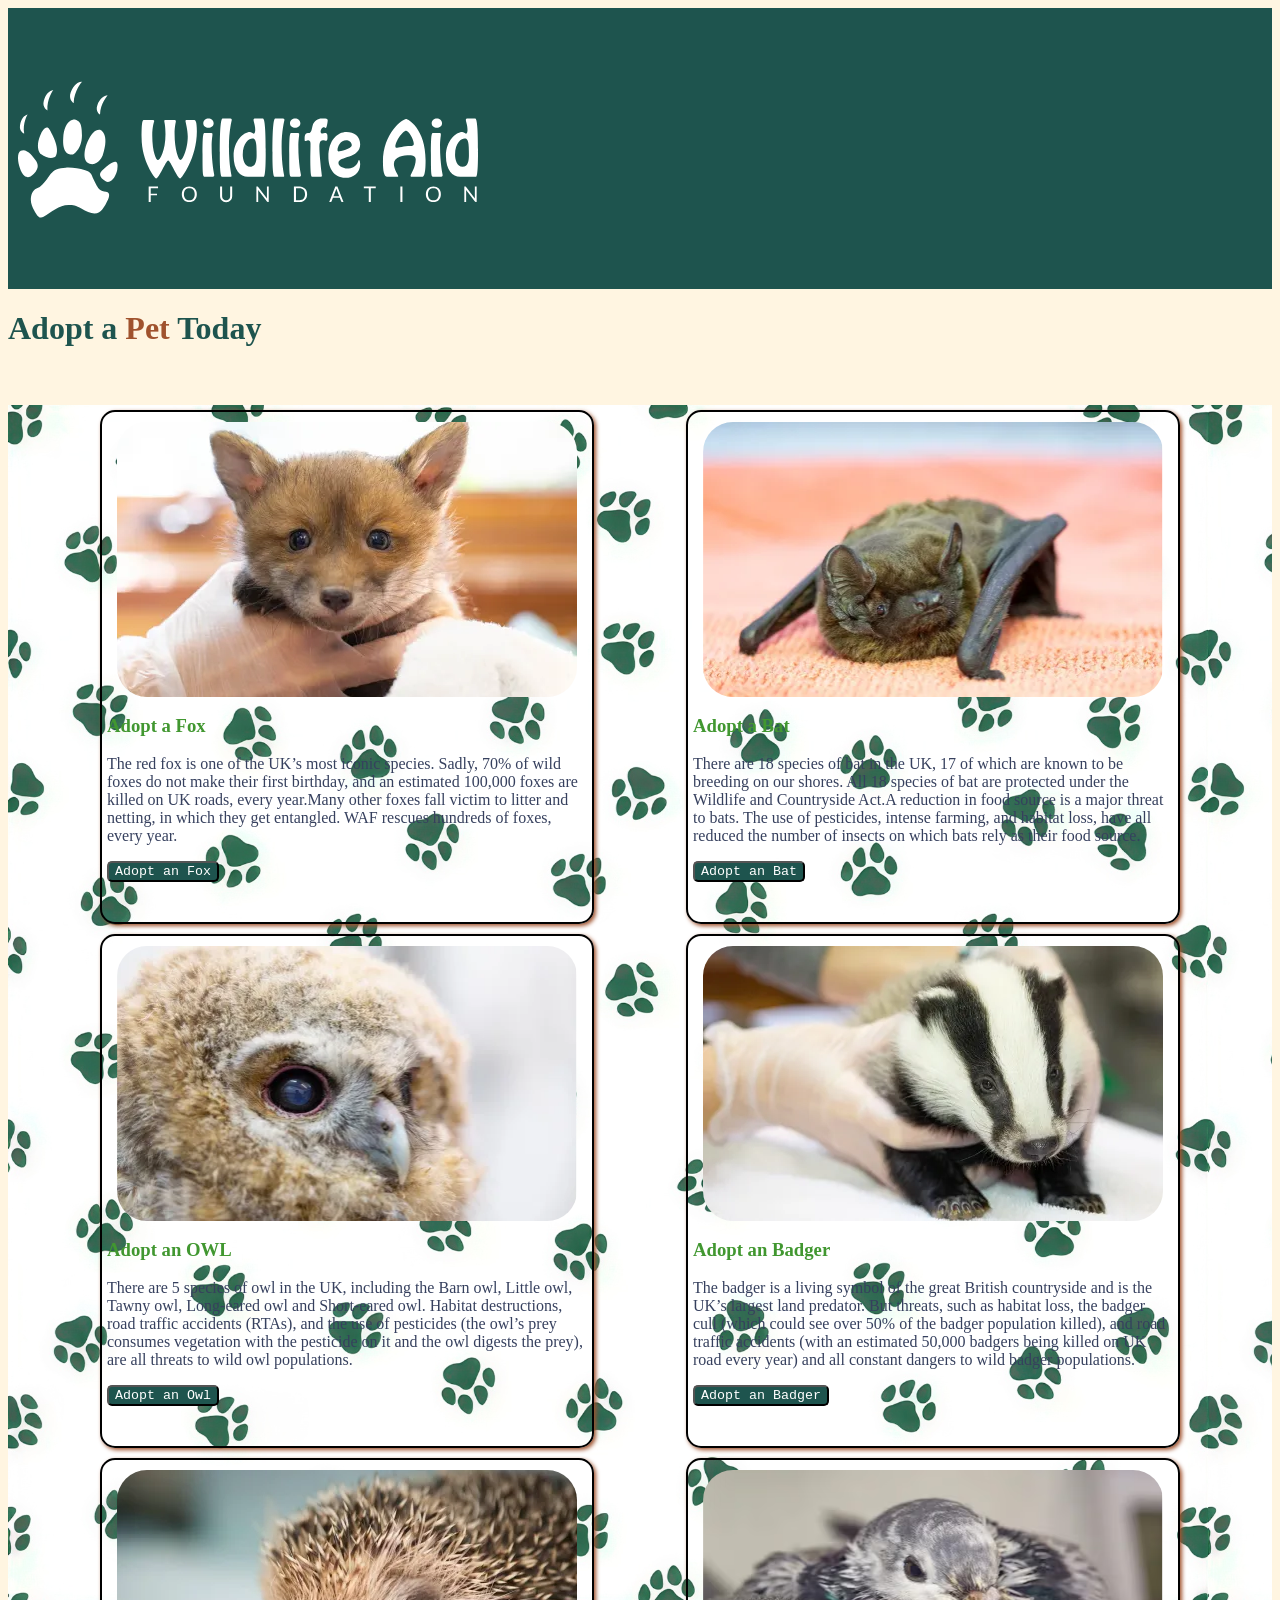
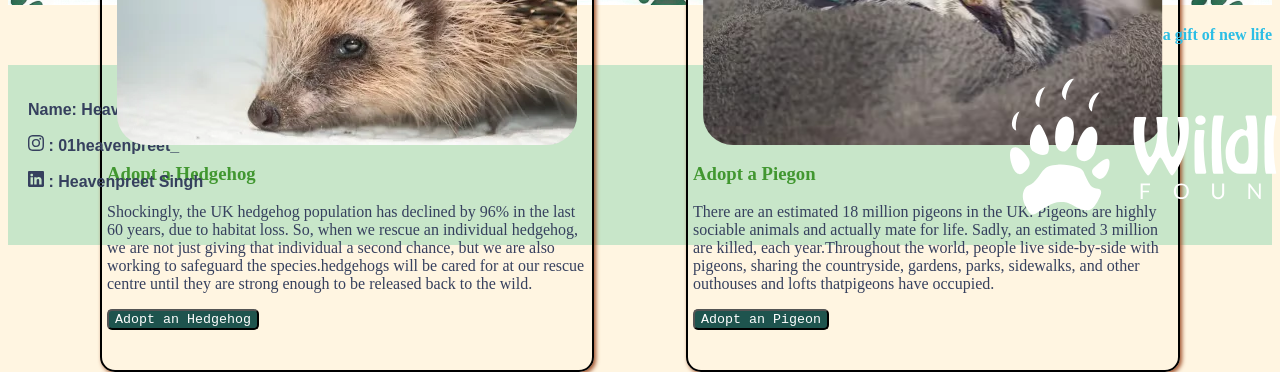
<file: Pet Adoption Page/index.html>
<!DOCTYPE html>
<html lang="en">

  <head>

    <meta charset="UTF-8" />
    <meta http-equiv="X-UA-Compatible" content="IE=edge" />
    <meta name="viewport" content="width=device-width, initial-scale=1.0" />

    <title>Pet Adoption</title>

    <link rel="stylesheet" href="style.css" />

  </head>

  <body>
    <div id="logo">
    <img src="1Logo.svg" alt="WildLife" width="220px" height="66" />
    <h2><i><a id="a" href="https://wildlifeaid.org.uk/adopt/?gad_source=1&gad_campaignid=23105583575&gbraid=0AAAAADx5qIsigy44rI_OuDQ4BGn4t4zsI&gclid=CjwKCAjwvqjOBhAGEiwAngeQnfXGJ7DRZseJ7h9UPi4gc9G-X9Z8pcGii9rrDItWy7e5MlZCtzS1AxoC71YQAvD_BwE" >Contact Us </a></i></h2>
    </div>

    <h1>Adopt a <span>Pet</span> Today</h1>

    <br /><br />


    <div id="pets">


      <div class="card" id="fox">
        <form action="https://wildlifeaid.org.uk/adopt/adopt-a-fox/">
               <img src="foxx.webp" alt="FOX" />
                     <h3>Adopt a Fox</h3>
                                 <p>
                                    The red fox is one of the UK’s most iconic species. Sadly, 70% of wild foxes do not make their first birthday, and an estimated 
                                    100,000 foxes are killed on UK roads, every year.Many other foxes fall victim to litter and netting, in which they get entangled.
                                     WAF rescues hundreds of foxes, every year.  
                                </p>
                                           <button type="submit"> Adopt an Fox </button>
        </form>
      </div>


      <div class="card" id="bat">
        <form action="https://wildlifeaid.org.uk/adopt/adopt-a-bat/">
                  <img src="batt.webp" alt="Bat" />
                     <h3>Adopt a Bat</h3>
                               <p>
                                  There are 18 species of bat in the UK, 17 of which are known to be breeding on our shores. All 18 species of bat are protected under
                                  the Wildlife and Countryside Act.A reduction in food source is a major threat to bats. The use of pesticides, intense farming, and
                                  habitat loss, have all reduced the number of insects on which bats rely as their food source.
                               </p>
                                     <button type="submit">Adopt an Bat </button>
        </form>
      </div>



      <div class="card" id="owl">
        <form action="https://wildlifeaid.org.uk/adopt/adopt-an-owl/">
              <img src="2owll.webp" alt="OWL" />
                   <h3>Adopt an OWL</h3>
                                 <p>
                                   There are 5 species of owl in the UK, including the Barn owl, Little owl, Tawny owl, Long-eared owl and Short-eared owl.
                                   Habitat destructions, road traffic accidents (RTAs), and the use of pesticides (the owl’s prey consumes vegetation with the pesticide 
                                   on it and the owl digests the prey), are all threats to wild owl populations.

                                </p>
                                     <button type="submit"> Adopt an Owl </button>
        </form>
      </div>


      <div class="card" id="badger">
        <form action="https://wildlifeaid.org.uk/adopt/adopt-a-badger/">
            <img src="badgerr.webp" alt="Badgerr" />
                  <h3>Adopt an Badger</h3>
                                 <p>
                                    The badger is a living symbol of the great British countryside and is the UK’s largest land predator. But threats, such as habitat
                                    loss, the badger cull (which could see over 50% of the badger population killed), and road traffic accidents (with an estimated 50,000
                                    badgers being killed on UK road every year) and all constant dangers to wild badger populations.

                                </p>
                                   <button type="submit"> Adopt an Badger </button>
        </form>
      </div>


      <div class="card" id="hedgehog">
        <form action="https://wildlifeaid.org.uk/adopt/adopt-a-hedgehog/">
              <img src="hedgee.webp" alt="Hedgehog" />
                   <h3>Adopt a Hedgehog</h3>
                                  <p>
                                    Shockingly, the UK hedgehog population has declined by 96% in the last 60 years, due to habitat loss. So, when we rescue an individual
                                    hedgehog, we are not just giving that individual a second chance, but we are also working to safeguard the species.hedgehogs will be cared for at our rescue centre until they are strong enough to be released back to the wild.
                                  </p>
                                       <button type="submit"> Adopt an Hedgehog  </button>
        </form>
      </div>


      <div class="card" id="Pigeon">
          <form action="https://wildlifeaid.org.uk/adopt/adopt-a-pigeon/">
               <img src="2pigee-1.avif" alt="Pigeon" />
                 <h3> Adopt a Piegon</h3>
                                 <p>
                                     There are an estimated 18 million pigeons in the UK. Pigeons are highly sociable animals and actually mate for life. Sadly, an estimated 
                                     3 million are killed, each year.Throughout the world, people live side-by-side with pigeons, sharing the countryside, gardens, parks, 
                                     sidewalks, and other outhouses and lofts thatpigeons have occupied.
                                 </p>
                                        <button type="submit"> Adopt an Pigeon </button>
          </form>
      </div>


    </div> 


    <h4>a gift of new life</h4>


   <footer>
  <div class="footer-content">
       
  
    <p ><strong>Name: Heavenpreet Singh </strong></p>
    <p><svg xmlns="http://www.w3.org/2000/svg" width="16" height="16" fill="currentColor" class="bi bi-instagram" viewBox="0 0 16 16">
  <path d="M8 0C5.829 0 5.556.01 4.703.048 3.85.088 3.269.222 2.76.42a3.9 3.9 0 0 0-1.417.923A3.9 3.9 0 0 0 .42 2.76C.222 3.268.087 3.85.048 4.7.01 5.555 0 5.827 0 8.001c0 2.172.01 2.444.048 3.297.04.852.174 1.433.372 1.942.205.526.478.972.923 1.417.444.445.89.719 1.416.923.51.198 1.09.333 1.942.372C5.555 15.99 5.827 16 8 16s2.444-.01 3.298-.048c.851-.04 1.434-.174 1.943-.372a3.9 3.9 0 0 0 1.416-.923c.445-.445.718-.891.923-1.417.197-.509.332-1.09.372-1.942C15.99 10.445 16 10.173 16 8s-.01-2.445-.048-3.299c-.04-.851-.175-1.433-.372-1.941a3.9 3.9 0 0 0-.923-1.417A3.9 3.9 0 0 0 13.24.42c-.51-.198-1.092-.333-1.943-.372C10.443.01 10.172 0 7.998 0zm-.717 1.442h.718c2.136 0 2.389.007 3.232.046.78.035 1.204.166 1.486.275.373.145.64.319.92.599s.453.546.598.92c.11.281.24.705.275 1.485.039.843.047 1.096.047 3.231s-.008 2.389-.047 3.232c-.035.78-.166 1.203-.275 1.485a2.5 2.5 0 0 1-.599.919c-.28.28-.546.453-.92.598-.28.11-.704.24-1.485.276-.843.038-1.096.047-3.232.047s-2.39-.009-3.233-.047c-.78-.036-1.203-.166-1.485-.276a2.5 2.5 0 0 1-.92-.598 2.5 2.5 0 0 1-.6-.92c-.109-.281-.24-.705-.275-1.485-.038-.843-.046-1.096-.046-3.233s.008-2.388.046-3.231c.036-.78.166-1.204.276-1.486.145-.373.319-.64.599-.92s.546-.453.92-.598c.282-.11.705-.24 1.485-.276.738-.034 1.024-.044 2.515-.045zm4.988 1.328a.96.96 0 1 0 0 1.92.96.96 0 0 0 0-1.92m-4.27 1.122a4.109 4.109 0 1 0 0 8.217 4.109 4.109 0 0 0 0-8.217m0 1.441a2.667 2.667 0 1 1 0 5.334 2.667 2.667 0 0 1 0-5.334"/>
</svg><a href="https://www.instagram.com/01heavenpreet_?igsh=bWgzaWlwbjh4YmF0"><strong> :  01heavenpreet_ </strong> </a></p>
    <p>
    <svg xmlns="http://www.w3.org/2000/svg" width="16" height="16" fill="currentColor" class="bi bi-linkedin" viewBox="0 0 16 16">
  <path d="M0 1.146C0 .513.526 0 1.175 0h13.65C15.474 0 16 .513 16 1.146v13.708c0 .633-.526 1.146-1.175 1.146H1.175C.526 16 0 15.487 0 14.854zm4.943 12.248V6.169H2.542v7.225zm-1.2-8.212c.837 0 1.358-.554 1.358-1.248-.015-.709-.52-1.248-1.342-1.248S2.4 3.226 2.4 3.934c0 .694.521 1.248 1.327 1.248zm4.908 8.212V9.359c0-.216.016-.432.08-.586.173-.431.568-.878 1.232-.878.869 0 1.216.662 1.216 1.634v3.865h2.401V9.25c0-2.22-1.184-3.252-2.764-3.252-1.274 0-1.845.7-2.165 1.193v.025h-.016l.016-.025V6.169h-2.4c.03.678 0 7.225 0 7.225z"/>
</svg>
      <a  href="https://www.linkedin.com/in/heavenpreet-singh-68580335a?utm_source=share&utm_campaign=share_via&utm_content=profile&utm_medium=android_app" target="_blank">
       <strong> : Heavenpreet Singh </strong>
      </a>
    </p>
   <img id="img" src="1Logo.svg" alt="Random"/>
  </div>
</footer>


  </body>
</html>
</file>
<file: Pet Adoption Page/style.css>
body{
    background-color: #fff5e1;
    /* background-color: #e3f5e9; */
}
#logo
{
    background-color: #1e544e;
    
}
a{
   
    color: white;
    text-decoration: none;
}
h2{
    color:#ff8c42;
    display: inline;
    position: relative;
    left: 900px;
    
}

h1{
    color:#1e544e;
}
h3{
    color:#419730;
}
h4{
    color:#2cbee5;
    text-align: end;
}
span{
  
    color:#A0522D;
}
p{
    color: #36405e;
}
#pets{
   height:1200px;
  
 /* border:2px solid black; */
   display: flex;
     flex-wrap: wrap;
     flex-direction: row;
     justify-content: space-evenly;
     background-image: url(image.jpg);
     background-size:contain;
   

}
.card{
    border:2px solid black;
    height: 500px;
    width: 480px;
    border-radius: 15px;
    box-shadow: 2px 2px 4px #A0522D;
    padding:5px;
    margin-top: 5px;
    margin-bottom: 5px;
    transition:1s ease-in-out 0.3s;
}
.card:hover{
    box-shadow: 3px 3px 20px #1e544e;
    background-color: #f1f8f4;
}
img{
    height: 275px;
    width:460px;
    position: relative;
    left: 10px;
    top:5px;
    border-radius: 30px;
}
.card:has(button:hover) {

    animation-name: bang;
    animation-duration:1s;
    animation-timing-function:ease-in-out;
    animation-delay: 0.2s;
    animation-iteration-count: infinite;
    animation-direction:normal;

}
button{
    background-color: #1e544e;
    color: white;
    font-family: 'Courier New', Courier, monospace;
    border-radius: 5px;
}

@keyframes bang {
  0% {
    
    background-color:#f1f8f4;
  }
  100% {
   
    background-color: #d0f0c0;
  }
}

.footer-content {

   
  background-color: #c8e6c9;
  color: #36405e;
  text-align: start;
  padding: 20px;
  font-family: Arial, sans-serif;
  height: 140px;
  
}
#img{
 
 
  position:absolute;
  top: 1610px;
  left:1010px;
}
p a {
    color:#36405e;
}
</file>
